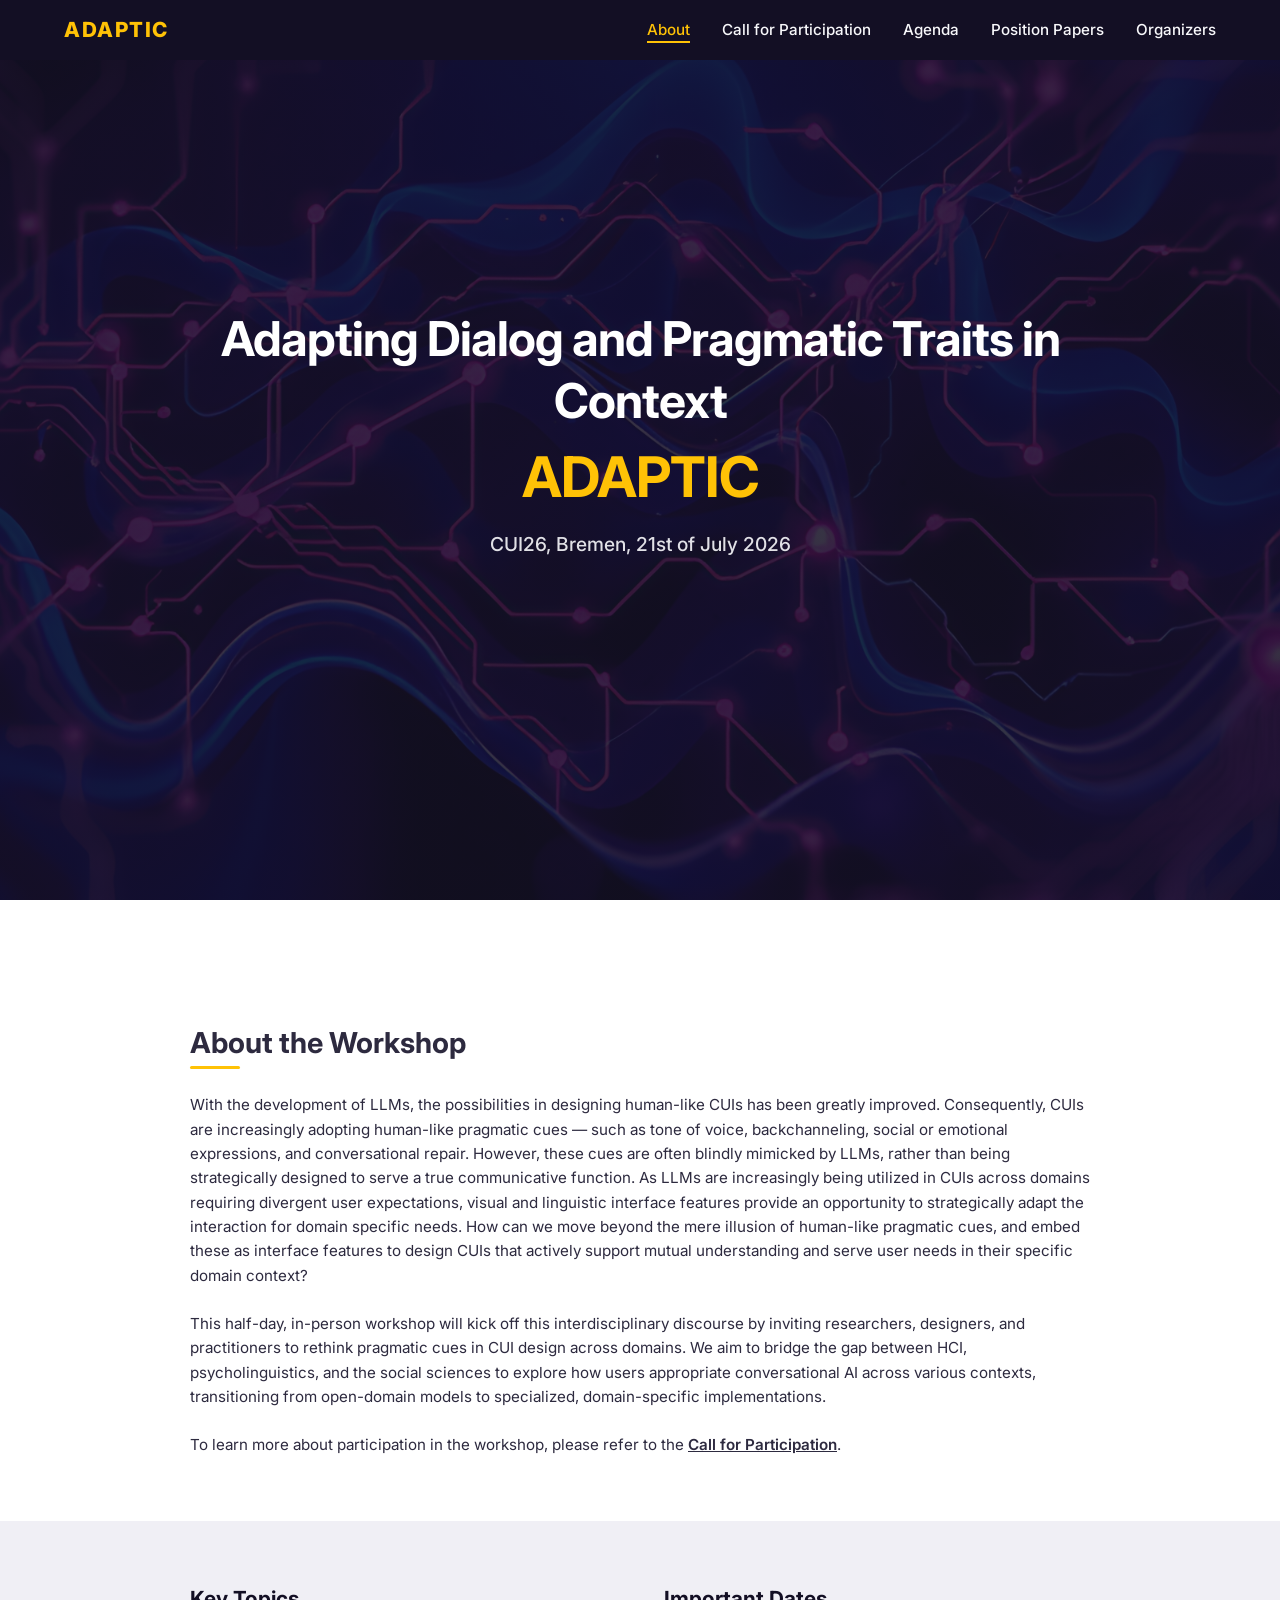
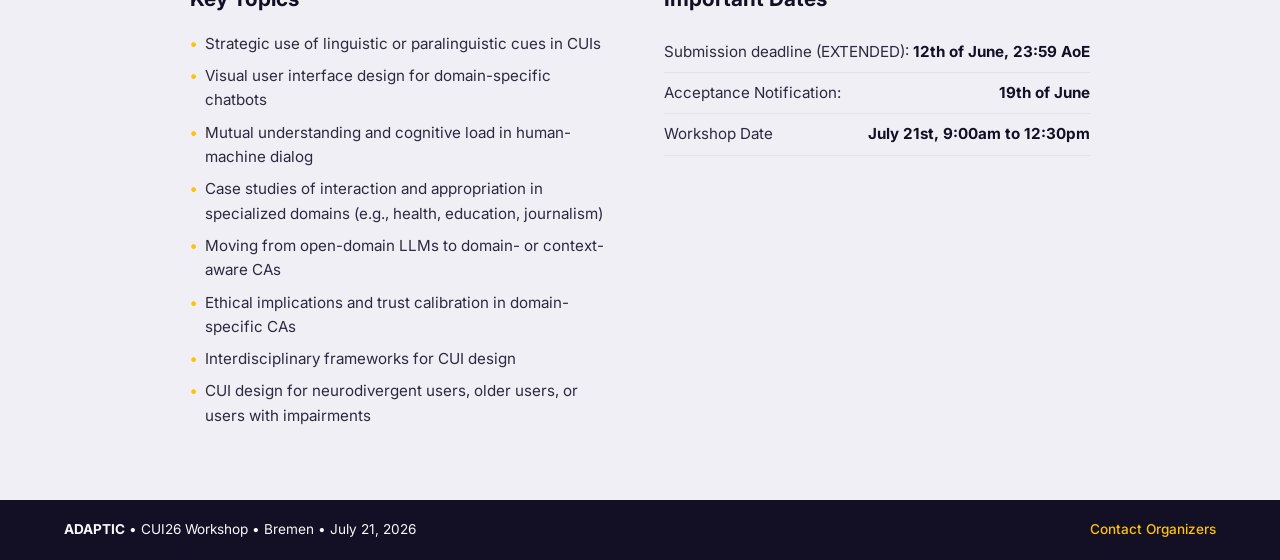
<file: index.html>
<!DOCTYPE html>
<html lang="en">

<head>
    <meta charset="UTF-8">
    <meta name="viewport" content="width=device-width, initial-scale=1.0">
    <title>ADAPTIC Workshop - CUI26</title>
    <meta name="description"
        content="Adapting Dialog and Pragmatic Traits in Context (ADAPTIC) - Workshop at CUI26, Bremen, 21st of July 2026.">
    <link rel="stylesheet" href="assets/css/style.css">
    <style>
        .hero {
            position: relative;
            min-height: 100vh;
            flex-shrink: 0;
            margin-top: 0 !important;
            /* Force override of any cached negative margin */
            display: flex;
            align-items: center;
            justify-content: center;
            text-align: center;
            color: var(--text-light);
            background-image: linear-gradient(rgba(20, 17, 36, 0.85), rgba(20, 17, 36, 0.85)), url('assets/images/hero-bg.jpeg');
            background-size: cover;
            background-position: center;
            background-attachment: fixed;
        }

        .hero-content {
            max-width: 900px;
            padding: 0 20px;
            animation: fadeIn 1.5s ease;
        }

        @keyframes fadeIn {
            from {
                opacity: 0;
                transform: translateY(20px);
            }

            to {
                opacity: 1;
                transform: translateY(0);
            }
        }

        .hero h1 {
            font-size: 3rem;
            margin-bottom: 1rem;
            letter-spacing: -1px;
            color: var(--white);
        }

        .hero h1 .highlight-text {
            color: var(--accent);
            display: block;
            margin-top: 0.5rem;
            font-size: 3.5rem;
        }

        .hero p {
            font-size: 1.2rem;
            font-weight: 500;
            margin-bottom: 2rem;
            opacity: 0.9;
        }

        @media (max-width: 900px) {
            .hero h1 {
                font-size: 2.2rem;
            }

            .hero h1 .highlight-text {
                font-size: 2.8rem;
            }

            .hero p {
                font-size: 1.1rem;
            }
        }
    </style>
</head>

<body>

    <nav class="navbar">
        <div class="nav-container">
            <a href="index.html" class="nav-brand">ADAPTIC</a>
            <button class="mobile-nav-toggle">&#9776;</button>
            <ul class="nav-links">
                <li><a href="index.html" class="active">About</a></li>
                <li><a href="cfp.html">Call for Participation</a></li>
                <li><a href="agenda.html">Agenda</a></li>
                <li><a href="papers.html">Position Papers</a></li>
                <li><a href="organizers.html">Organizers</a></li>
            </ul>
        </div>
    </nav>

    <!-- Section 1: Hero -->
    <header class="hero">
        <div class="hero-content">
            <h1>Adapting Dialog and Pragmatic Traits in Context <span class="highlight-text">ADAPTIC</span></h1>
            <p>CUI26, Bremen, 21st of July 2026</p>
        </div>
    </header>

    <main>
        <!-- Section 2: Description (White) -->
        <section class="section-light">
            <div class="container">
                <h2 class="section-title">About the Workshop</h2>
                <p style="margin-bottom: 1.5rem; text-align: left; max-width: 900px;">
                    With the development of LLMs, the possibilities in designing human-like CUIs has been greatly
                    improved. Consequently, CUIs are increasingly adopting human-like pragmatic cues — such as tone of
                    voice, backchanneling, social or emotional expressions, and conversational repair. However, these
                    cues are often blindly mimicked by LLMs, rather than being strategically designed to serve a true
                    communicative function. As LLMs are increasingly being utilized in CUIs across domains requiring
                    divergent user expectations, visual and linguistic interface features provide an opportunity to
                    strategically adapt the interaction for domain specific needs.
                    How can we move beyond the mere illusion of human-like pragmatic cues, and embed these as interface
                    features to design CUIs that actively support mutual understanding and serve user needs in their
                    specific domain context?
                </p>
                <p style="margin-bottom: 1.5rem; text-align: left; max-width: 900px;">
                    This half-day, in-person workshop will kick off this interdisciplinary discourse by inviting
                    researchers, designers, and practitioners to rethink pragmatic cues in CUI design across domains. We
                    aim to bridge the gap between HCI, psycholinguistics, and the social sciences to explore how users
                    appropriate conversational AI across various contexts, transitioning from open-domain models to
                    specialized, domain-specific implementations.
                </p>
                <p style="text-align: left; max-width: 900px;">
                    To learn more about participation in the workshop, please refer to the
                    <a href="cfp.html" style="text-decoration: underline; font-weight: 600;">Call for Participation</a>.
                </p>
            </div>
        </section>

        <!-- Section 3: Topics & Dates (Muted) -->
        <section class="section-muted">
            <div class="container two-columns">
                <div class="column">
                    <h3 style="color: var(--dark-main); margin-bottom: 1.2rem; font-size: 1.3rem;">Key Topics</h3>
                    <ul class="styled-list">
                        <li>Strategic use of linguistic or paralinguistic cues in CUIs</li>
                        <li>Visual user interface design for domain-specific chatbots</li>
                        <li>Mutual understanding and cognitive load in human-machine dialog</li>
                        <li>Case studies of interaction and appropriation in specialized domains (e.g., health,
                            education, journalism)</li>
                        <li>Moving from open-domain LLMs to domain- or context-aware CAs</li>
                        <li>Ethical implications and trust calibration in domain-specific CAs</li>
                        <li>Interdisciplinary frameworks for CUI design</li>
                        <li>CUI design for neurodivergent users, older users, or users with impairments</li>
                    </ul>
                </div>

                <div class="column">
                    <h3 style="color: var(--dark-main); margin-bottom: 1.2rem; font-size: 1.3rem;">Important Dates</h3>
                    <ul class="date-list">
                        <li><span>Submission deadline (EXTENDED):</span> <strong>12th of June, 23:59 AoE</strong></li>
                        <li><span>Acceptance Notification:</span> <strong>19th of June</strong></li>
                        <li><span>Workshop Date</span> <strong>July 21st, 9:00am to 12:30pm</strong></li>
                    </ul>
                </div>
            </div>
        </section>
    </main>

    <footer class="footer-bar">
        <div class="footer-content">
            <span><strong>ADAPTIC</strong> • CUI26 Workshop • Bremen • July 21, 2026</span>
            <a href="mailto:adaptic@uni-bremen.de" class="footer-link">Contact Organizers</a>
        </div>
    </footer>

    <script src="assets/js/main.js"></script>
</body>

</html>
</file>
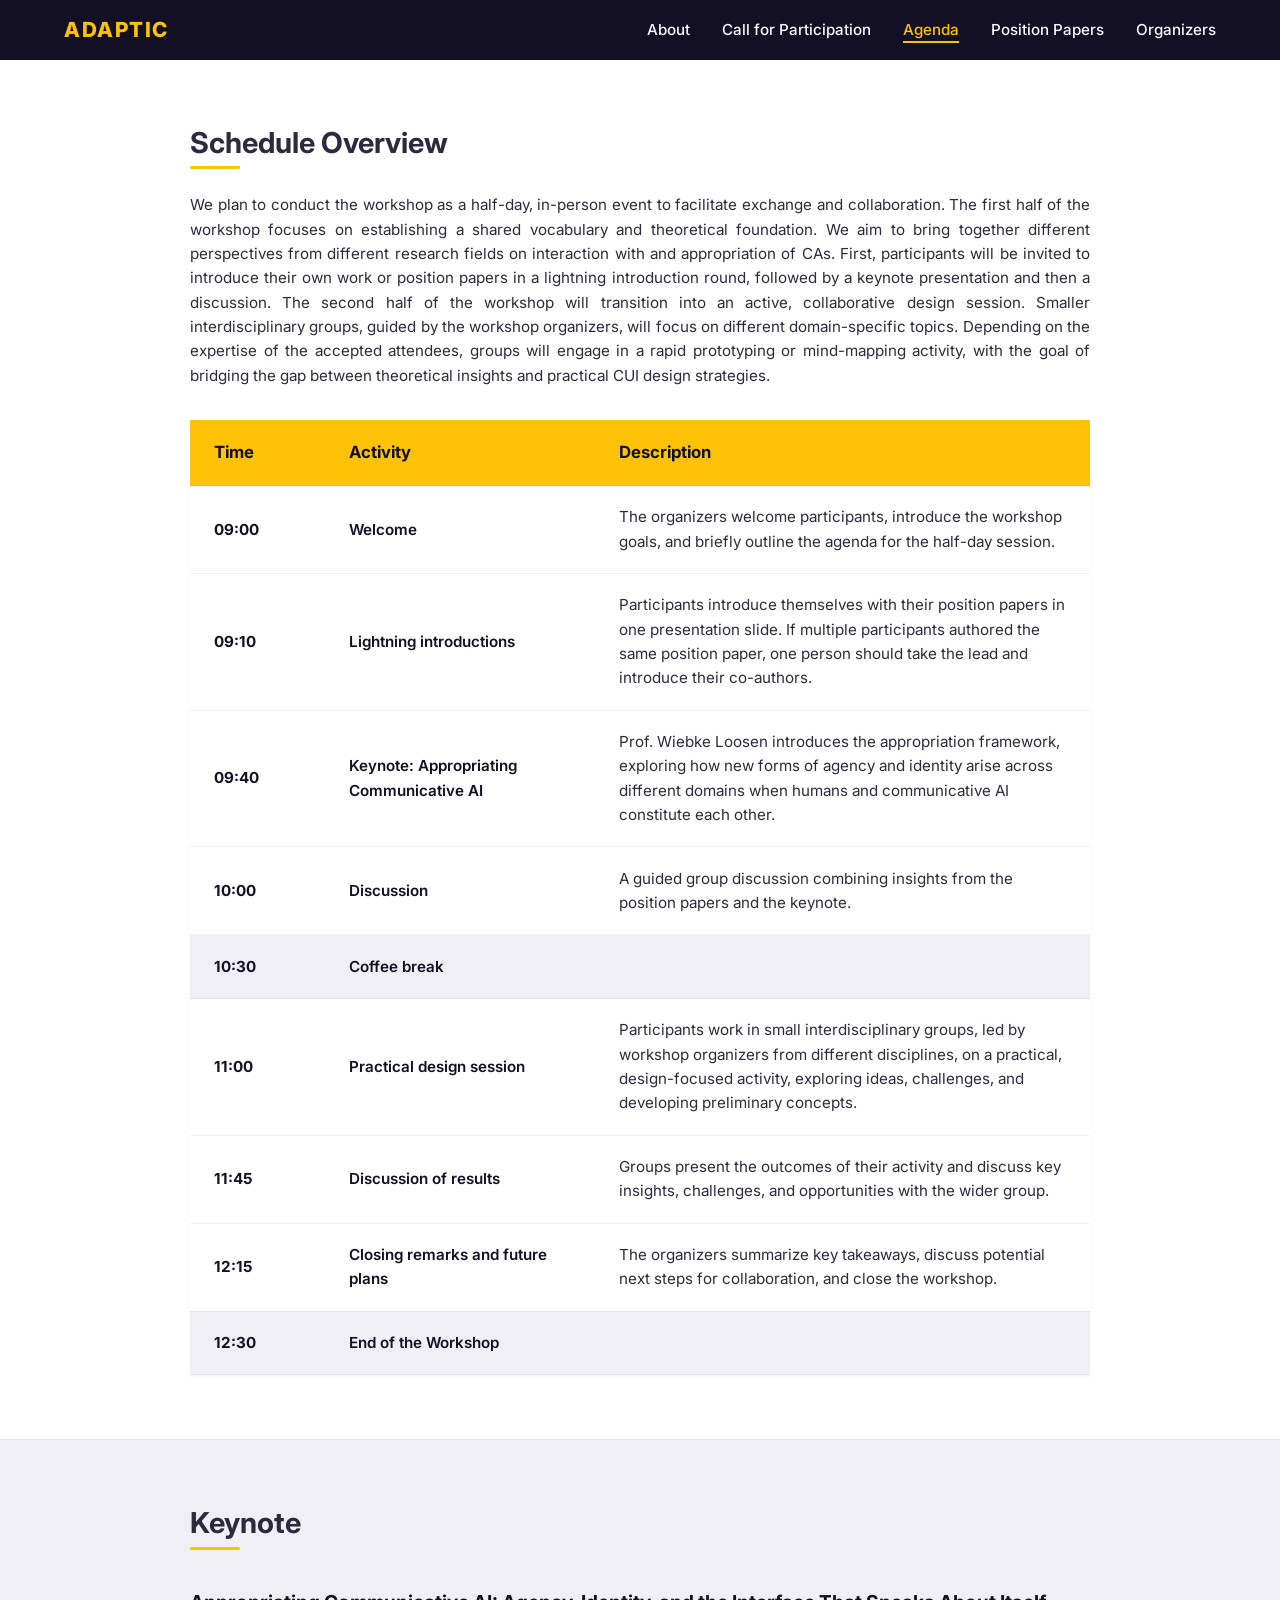
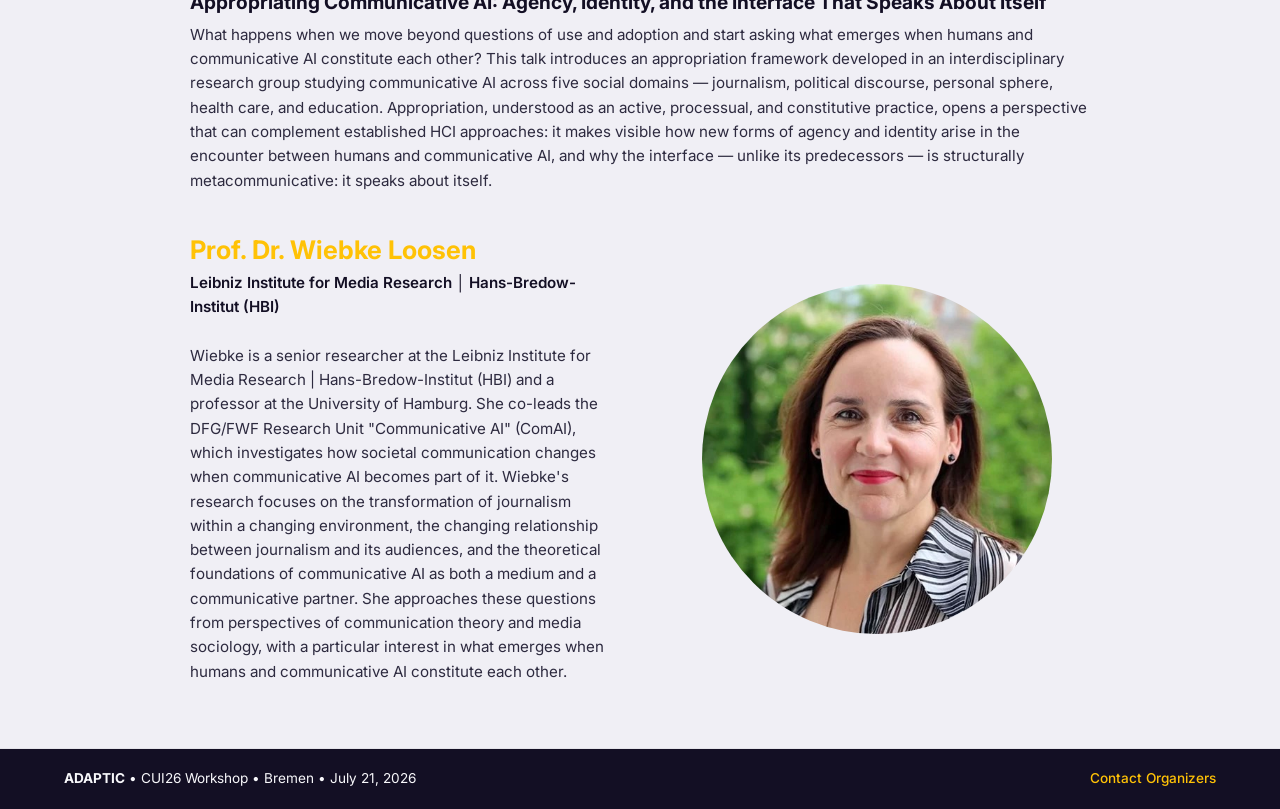
<file: agenda.html>
<!DOCTYPE html>
<html lang="en">

<head>
    <meta charset="UTF-8">
    <meta name="viewport" content="width=device-width, initial-scale=1.0">
    <title>Agenda - ADAPTIC Workshop</title>
    <meta name="description" content="Agenda for the ADAPTIC Workshop at CUI26.">
    <link rel="stylesheet" href="assets/css/style.css">
    <style>
        .agenda-table {
            width: 100%;
            border-collapse: collapse;
            background-color: var(--white);
            margin-top: 2rem;
            box-shadow: 0 1px 3px rgba(0, 0, 0, 0.05);
            /* very subtle, mostly flat */
        }

        .agenda-table th,
        .agenda-table td {
            text-align: left;
            padding: 1.2rem 1.5rem;
            border-bottom: 1px solid rgba(0, 0, 0, 0.05);
        }

        .agenda-table th {
            background-color: var(--accent);
            color: var(--dark-main);
            font-size: 1.05rem;
        }

        .time-col {
            font-weight: 700;
            color: var(--dark-main);
            white-space: nowrap;
            width: 15%;
        }

        .activity-col {
            font-weight: 600;
            color: var(--dark-main);
            width: 30%;
        }

        .desc-col {
            width: 55%;
        }

        .break-row {
            background-color: var(--light-main);
        }
    </style>
</head>

<body>

    <nav class="navbar">
        <div class="nav-container">
            <a href="index.html" class="nav-brand">ADAPTIC</a>
            <button class="mobile-nav-toggle">&#9776;</button>
            <ul class="nav-links">
                <li><a href="index.html">About</a></li>
                <li><a href="cfp.html">Call for Participation</a></li>
                <li><a href="agenda.html" class="active">Agenda</a></li>
                <li><a href="papers.html">Position Papers</a></li>
                <li><a href="organizers.html">Organizers</a></li>
            </ul>
        </div>
    </nav>

    <main>
        <section class="section-light">
            <div class="container">
                <h2 class="section-title">Schedule Overview</h2>
                <p style="margin-bottom: 1.5rem; text-align: justify; max-width: 900px;">
                    We plan to conduct the workshop as a half-day, in-person event to facilitate exchange and
                    collaboration. The first half of the workshop focuses on establishing a shared vocabulary and
                    theoretical foundation. We aim to bring together different perspectives from different research
                    fields on interaction with and appropriation of CAs. First, participants will be invited to
                    introduce their own work or position papers in a lightning introduction round, followed by a keynote
                    presentation and then a discussion. The second half of the workshop will transition into an active,
                    collaborative design session. Smaller interdisciplinary groups, guided by the workshop organizers,
                    will focus on different domain-specific topics. Depending on the expertise of the accepted
                    attendees, groups will engage in a rapid prototyping or mind-mapping activity, with the goal of
                    bridging the gap between theoretical insights and practical CUI design strategies.
                </p>

                <table class="agenda-table">
                    <thead>
                        <tr>
                            <th>Time</th>
                            <th>Activity</th>
                            <th>Description</th>
                        </tr>
                    </thead>
                    <tbody>
                        <tr>
                            <td class="time-col">09:00</td>
                            <td class="activity-col">Welcome</td>
                            <td class="desc-col">The organizers welcome participants, introduce the workshop goals, and
                                briefly outline the agenda for the half-day session.</td>
                        </tr>
                        <tr>
                            <td class="time-col">09:10</td>
                            <td class="activity-col">Lightning introductions</td>
                            <td class="desc-col">Participants introduce themselves with their position papers in one
                                presentation slide. If multiple participants authored the same position paper, one
                                person should take the lead and introduce their co-authors.</td>
                        </tr>
                        <tr>
                            <td class="time-col">09:40</td>
                            <td class="activity-col">Keynote: Appropriating Communicative AI</td>
                            <td class="desc-col">Prof. Wiebke Loosen introduces the appropriation framework, exploring
                                how new forms of agency and identity arise across different domains when humans and
                                communicative AI constitute each other.</td>
                        </tr>
                        <tr>
                            <td class="time-col">10:00</td>
                            <td class="activity-col">Discussion</td>
                            <td class="desc-col">A guided group discussion combining insights from the position papers
                                and the keynote.</td>
                        </tr>
                        <tr class="break-row">
                            <td class="time-col">10:30</td>
                            <td class="activity-col">Coffee break</td>
                            <td class="desc-col"></td>
                        </tr>
                        <tr>
                            <td class="time-col">11:00</td>
                            <td class="activity-col">Practical design session</td>
                            <td class="desc-col">Participants work in small interdisciplinary groups, led by workshop
                                organizers from different disciplines, on a practical, design-focused activity,
                                exploring ideas, challenges, and developing preliminary concepts.</td>
                        </tr>
                        <tr>
                            <td class="time-col">11:45</td>
                            <td class="activity-col">Discussion of results</td>
                            <td class="desc-col">Groups present the outcomes of their activity and discuss key insights,
                                challenges, and opportunities with the wider group.</td>
                        </tr>
                        <tr>
                            <td class="time-col">12:15</td>
                            <td class="activity-col">Closing remarks and future plans</td>
                            <td class="desc-col">The organizers summarize key takeaways, discuss potential next steps
                                for collaboration, and close the workshop.</td>
                        </tr>
                        <tr class="break-row">
                            <td class="time-col">12:30</td>
                            <td class="activity-col">End of the Workshop</td>
                            <td class="desc-col"></td>
                        </tr>
                    </tbody>
                </table>
            </div>
        </section>

        <!-- No highlighting box here as per user request (reduced borders/shadows/cards) -->
        <section class="section-muted"
            style="border-top: 1px solid rgba(0,0,0,0.05); border-bottom: 1px solid rgba(0,0,0,0.05);">
            <div class="container">
                <h2 class="section-title">Keynote</h2>

                <div style="margin-top: 1rem; margin-bottom: 2.5rem;">
                    <h4 style="font-size: 1.2rem; color: var(--dark-main); margin-bottom: 0.5rem;">Appropriating
                        Communicative AI: Agency, Identity, and the Interface That Speaks About Itself</h4>
                    <p style="text-align: left; max-width: 100%;">
                        What happens when we move beyond questions of use and adoption and start asking what emerges
                        when humans and communicative AI constitute each other? This talk introduces an appropriation
                        framework developed in an interdisciplinary research group studying communicative AI across five
                        social domains — journalism, political discourse, personal sphere, health care, and education.
                        Appropriation, understood as an active, processual, and constitutive practice, opens a
                        perspective that can complement established HCI approaches: it makes visible how new forms of
                        agency and identity arise in the encounter between humans and communicative AI, and why the
                        interface — unlike its predecessors — is structurally metacommunicative: it speaks about
                        itself.
                    </p>
                </div>

                <div class="two-columns" style="align-items: center;">
                    <div class="column">
                        <h3 style="color: var(--accent); font-size: 1.6rem; margin-bottom: 0.3rem;">Prof. Dr. Wiebke
                            Loosen</h3>
                        <p style="font-weight: 600; color: var(--dark-main); margin-bottom: 1.5rem;">Leibniz Institute
                            for Media Research │ Hans-Bredow-Institut (HBI)</p>
                        <p style="text-align: left;">
                            Wiebke is a senior researcher at the Leibniz Institute for Media Research |
                            Hans-Bredow-Institut (HBI) and a professor at the University of Hamburg. She co-leads the
                            DFG/FWF Research Unit "Communicative AI" (ComAI), which investigates how societal
                            communication changes when communicative AI becomes part of it. Wiebke's research focuses on
                            the transformation of journalism within a changing environment, the changing relationship
                            between journalism and its audiences, and the theoretical foundations of communicative AI as
                            both a medium and a communicative partner. She approaches these questions from perspectives
                            of communication theory and media sociology, with a particular interest in what emerges when
                            humans and communicative AI constitute each other.
                        </p>
                    </div>
                    <div class="column">
                        <img src="assets/images/loosen.jpg" alt="Wiebke Loosen"
                            style="width: 100%; max-width: 350px; margin: 0 auto; aspect-ratio: 1/1; border-radius: 50%; display: block; object-fit: cover;">
                    </div>
                </div>
            </div>
        </section>
    </main>

    <footer class="footer-bar">
        <div class="footer-content">
            <span><strong>ADAPTIC</strong> • CUI26 Workshop • Bremen • July 21, 2026</span>
            <a href="mailto:adaptic@uni-bremen.de" class="footer-link">Contact Organizers</a>
        </div>
    </footer>

    <script src="assets/js/main.js"></script>
</body>

</html>
</file>
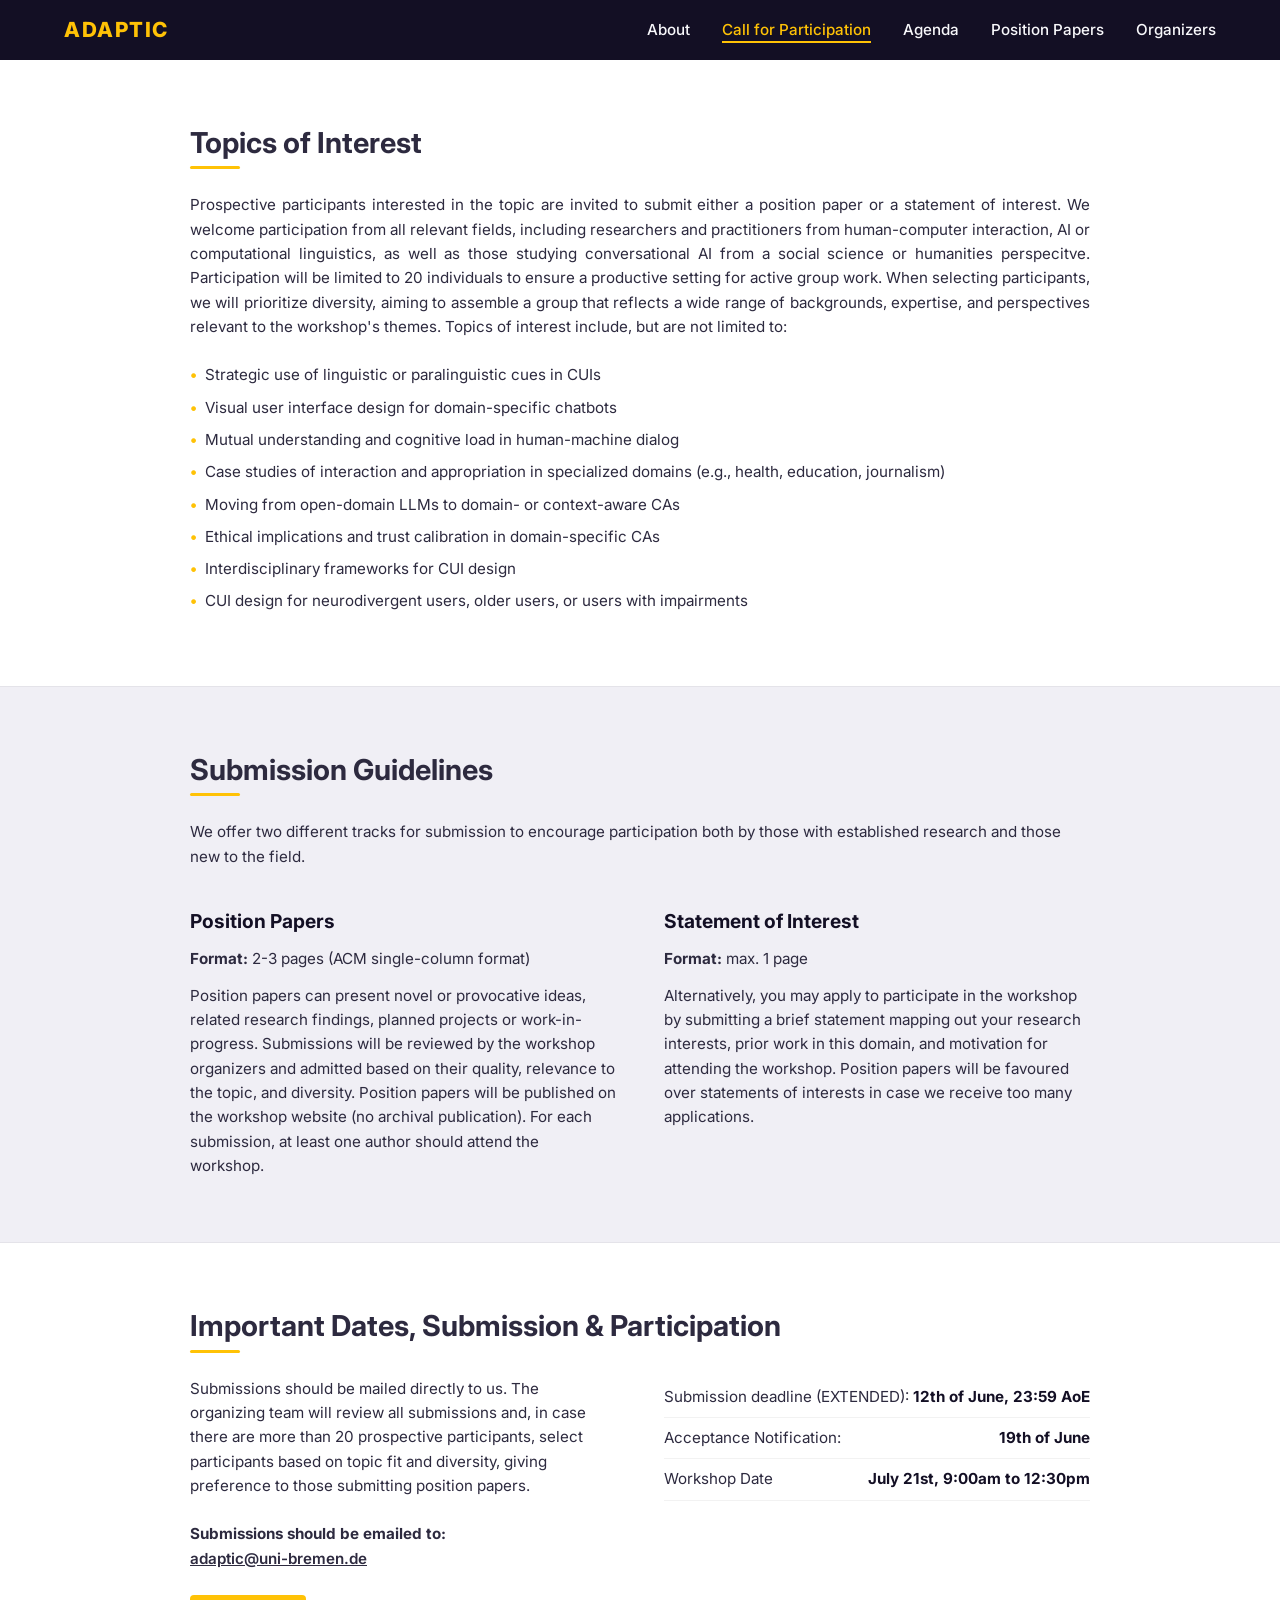
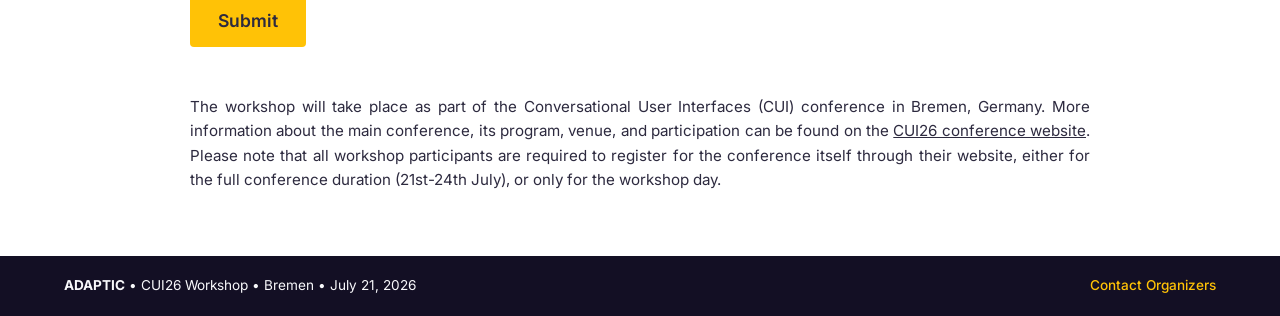
<file: cfp.html>
<!DOCTYPE html>
<html lang="en">

<head>
    <meta charset="UTF-8">
    <meta name="viewport" content="width=device-width, initial-scale=1.0">
    <title>Call for Papers - ADAPTIC Workshop</title>
    <meta name="description" content="Participate in the ADAPTIC Workshop at CUI26.">
    <link rel="stylesheet" href="assets/css/style.css">
</head>

<body>

    <nav class="navbar">
        <div class="nav-container">
            <a href="index.html" class="nav-brand">ADAPTIC</a>
            <button class="mobile-nav-toggle">&#9776;</button>
            <ul class="nav-links">
                <li><a href="index.html">About</a></li>
                <li><a href="cfp.html" class="active">Call for Participation</a></li>
                <li><a href="agenda.html">Agenda</a></li>
                <li><a href="papers.html">Position Papers</a></li>
                <li><a href="organizers.html">Organizers</a></li>
            </ul>
        </div>
    </nav>

    <main>
        <!-- Section: Topics -->
        <section class="section-light">
            <div class="container">
                <h2 class="section-title">Topics of Interest</h2>
                <p style="margin-bottom: 1.5rem; text-align: justify; max-width: 900px;">
                    Prospective participants interested in the topic are invited to submit either a position paper or a
                    statement of interest. We welcome participation from all relevant
                    fields, including researchers and practitioners from human-computer interaction, AI or computational
                    linguistics, as
                    well as those
                    studying conversational AI from a social science or humanities perspecitve. Participation will be
                    limited to 20 individuals
                    to ensure a productive setting for active group work. When selecting participants, we will
                    prioritize diversity, aiming to assemble a group that reflects a wide range of backgrounds,
                    expertise, and perspectives relevant to the workshop's themes. Topics of interest include, but are
                    not limited to:
                </p>

                <ul class="styled-list" style="max-width: 900px;">
                    <li>Strategic use of linguistic or paralinguistic cues in CUIs</li>
                    <li>Visual user interface design for domain-specific chatbots</li>
                    <li>Mutual understanding and cognitive load in human-machine dialog</li>
                    <li>Case studies of interaction and appropriation in specialized domains (e.g., health,
                        education, journalism)</li>
                    <li>Moving from open-domain LLMs to domain- or context-aware CAs</li>
                    <li>Ethical implications and trust calibration in domain-specific CAs</li>
                    <li>Interdisciplinary frameworks for CUI design</li>
                    <li>CUI design for neurodivergent users, older users, or users with impairments</li>
                </ul>
            </div>
        </section>

        <!-- Section: Guidelines -->
        <section class="section-muted"
            style="border-top: 1px solid rgba(0,0,0,0.05); border-bottom: 1px solid rgba(0,0,0,0.05);">
            <div class="container">
                <h2 class="section-title">Submission Guidelines</h2>
                <p style="margin-bottom: 2.5rem; max-width: 900px;">We offer two different tracks for submission to
                    encourage participation both by those with established research and those new to the field.</p>

                <!-- Side by side columns for options -->
                <div class="two-columns">
                    <div class="column">
                        <h3 style="color: var(--dark-main); margin-bottom: 0.8rem; font-size: 1.2rem;">Position Papers
                        </h3>
                        <p style="margin-bottom: 0.8rem;"><strong>Format:</strong> 2-3 pages (ACM single-column format)
                        </p>
                        <p style="text-align: left;">Position papers can present novel or provocative ideas, related
                            research findings, planned projects or work-in-progress. Submissions will be reviewed by the
                            workshop organizers and admitted based on their quality, relevance to the topic, and
                            diversity. Position papers will be published on the workshop website (no archival
                            publication). For each submission, at least one author should attend the workshop.
                        </p>
                    </div>

                    <div class="column">
                        <h3 style="color: var(--dark-main); margin-bottom: 0.8rem; font-size: 1.2rem;">Statement of
                            Interest</h3>
                        <p style="margin-bottom: 0.8rem;"><strong>Format:</strong> max. 1 page</p>
                        <p style="text-align: left;">Alternatively, you may apply to participate in the workshop by
                            submitting a brief statement mapping out your research interests, prior work in this domain,
                            and motivation for attending the workshop. Position papers will be favoured over statements
                            of interests in case we receive too many applications.</p>
                    </div>
                </div>
            </div>
        </section>

        <!-- Section: Dates & Action -->
        <section class="section-light">
            <div class="container">
                <h2 class="section-title">Important Dates, Submission & Participation</h2>
                <div class="two-columns" style="align-items: flex-start;">
                    <div class="column">
                        <p style="text-align: left; margin-bottom: 1.5rem;">
                            Submissions should be mailed directly to us. The organizing team will review all submissions
                            and, in case there are more than 20 prospective participants, select participants based on
                            topic fit and diversity, giving preference to those submitting position papers.
                        </p>
                        <p style="text-align: left; margin-bottom: 1.5rem;">
                            <strong>Submissions should be emailed to:</strong><br><a
                                href="mailto:adaptic@uni-bremen.de?subject=ADAPTIC Submission"
                                style="font-weight: 600; text-decoration: underline;">adaptic@uni-bremen.de</a>
                        </p>
                        <a href="mailto:adaptic@uni-bremen.de?subject=ADAPTIC Submission" class="btn"
                            style="font-size: 1.1rem; padding: 12px 28px;">Submit</a>
                    </div>
                    <div class="column">
                        <ul class="date-list">
                            <li><span>Submission deadline (EXTENDED):</span> <strong>12th of June, 23:59 AoE</strong></li>
                            <li><span>Acceptance Notification:</span> <strong>19th of June</strong></li>
                            <li><span>Workshop Date</span> <strong>July 21st, 9:00am to 12:30pm</strong></li>
                        </ul>
                    </div>
                </div>
                <p style="margin-top: 3rem; text-align: justify; max-width: 900px;">
                    The workshop will take place as part of the Conversational User Interfaces (CUI) conference in
                    Bremen, Germany. More information about the main conference, its program, venue, and
                    participation can be found on the <a href="https://cui.acm.org/2026/" target="_blank"
                        rel="noopener noreferrer" style="text-decoration: underline;">CUI26 conference
                        website</a>. Please note that all workshop
                    participants are required to register for the conference itself through their website,
                    either for the full conference duration (21st-24th July), or only for the workshop day.
                </p>
            </div>
        </section>
    </main>

    <footer class="footer-bar">
        <div class="footer-content">
            <span><strong>ADAPTIC</strong> • CUI26 Workshop • Bremen • July 21, 2026</span>
            <a href="mailto:adaptic@uni-bremen.de" class="footer-link">Contact Organizers</a>
        </div>
    </footer>

    <script src="assets/js/main.js"></script>
</body>

</html>
</file>
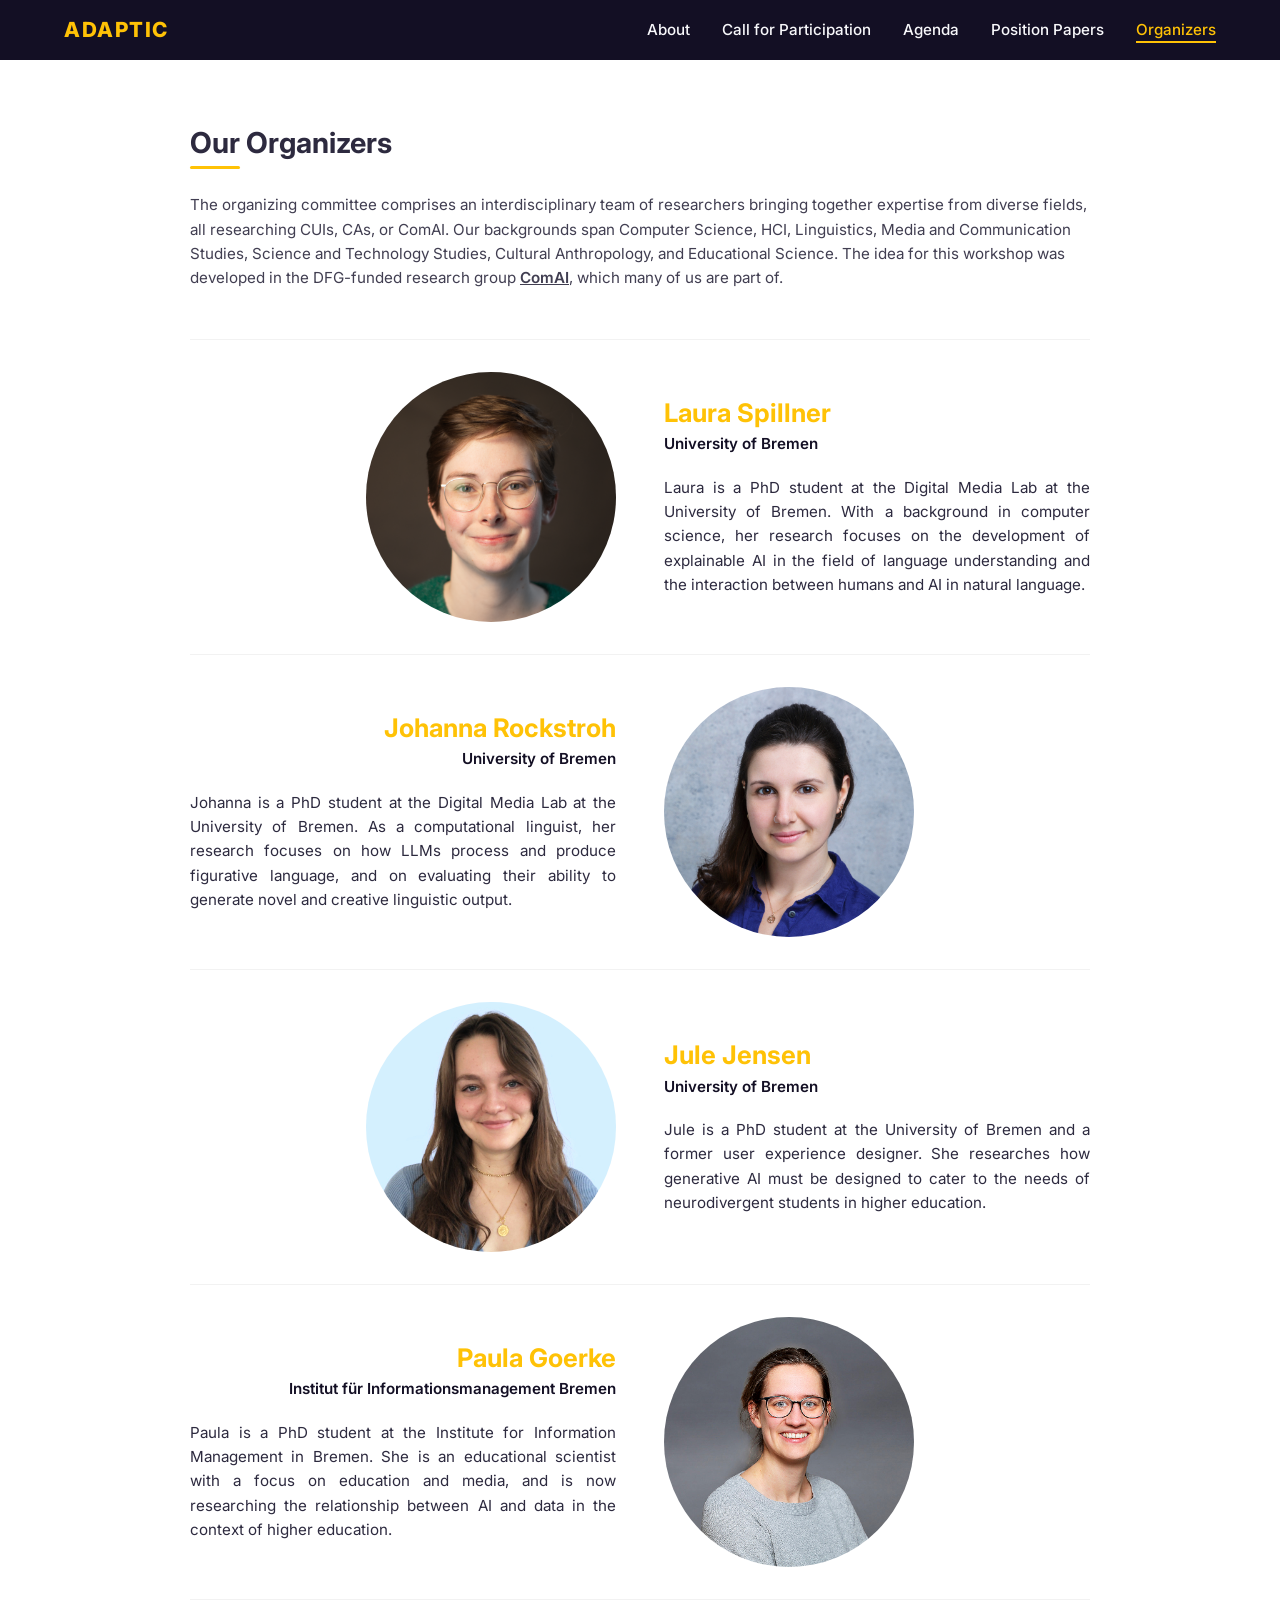
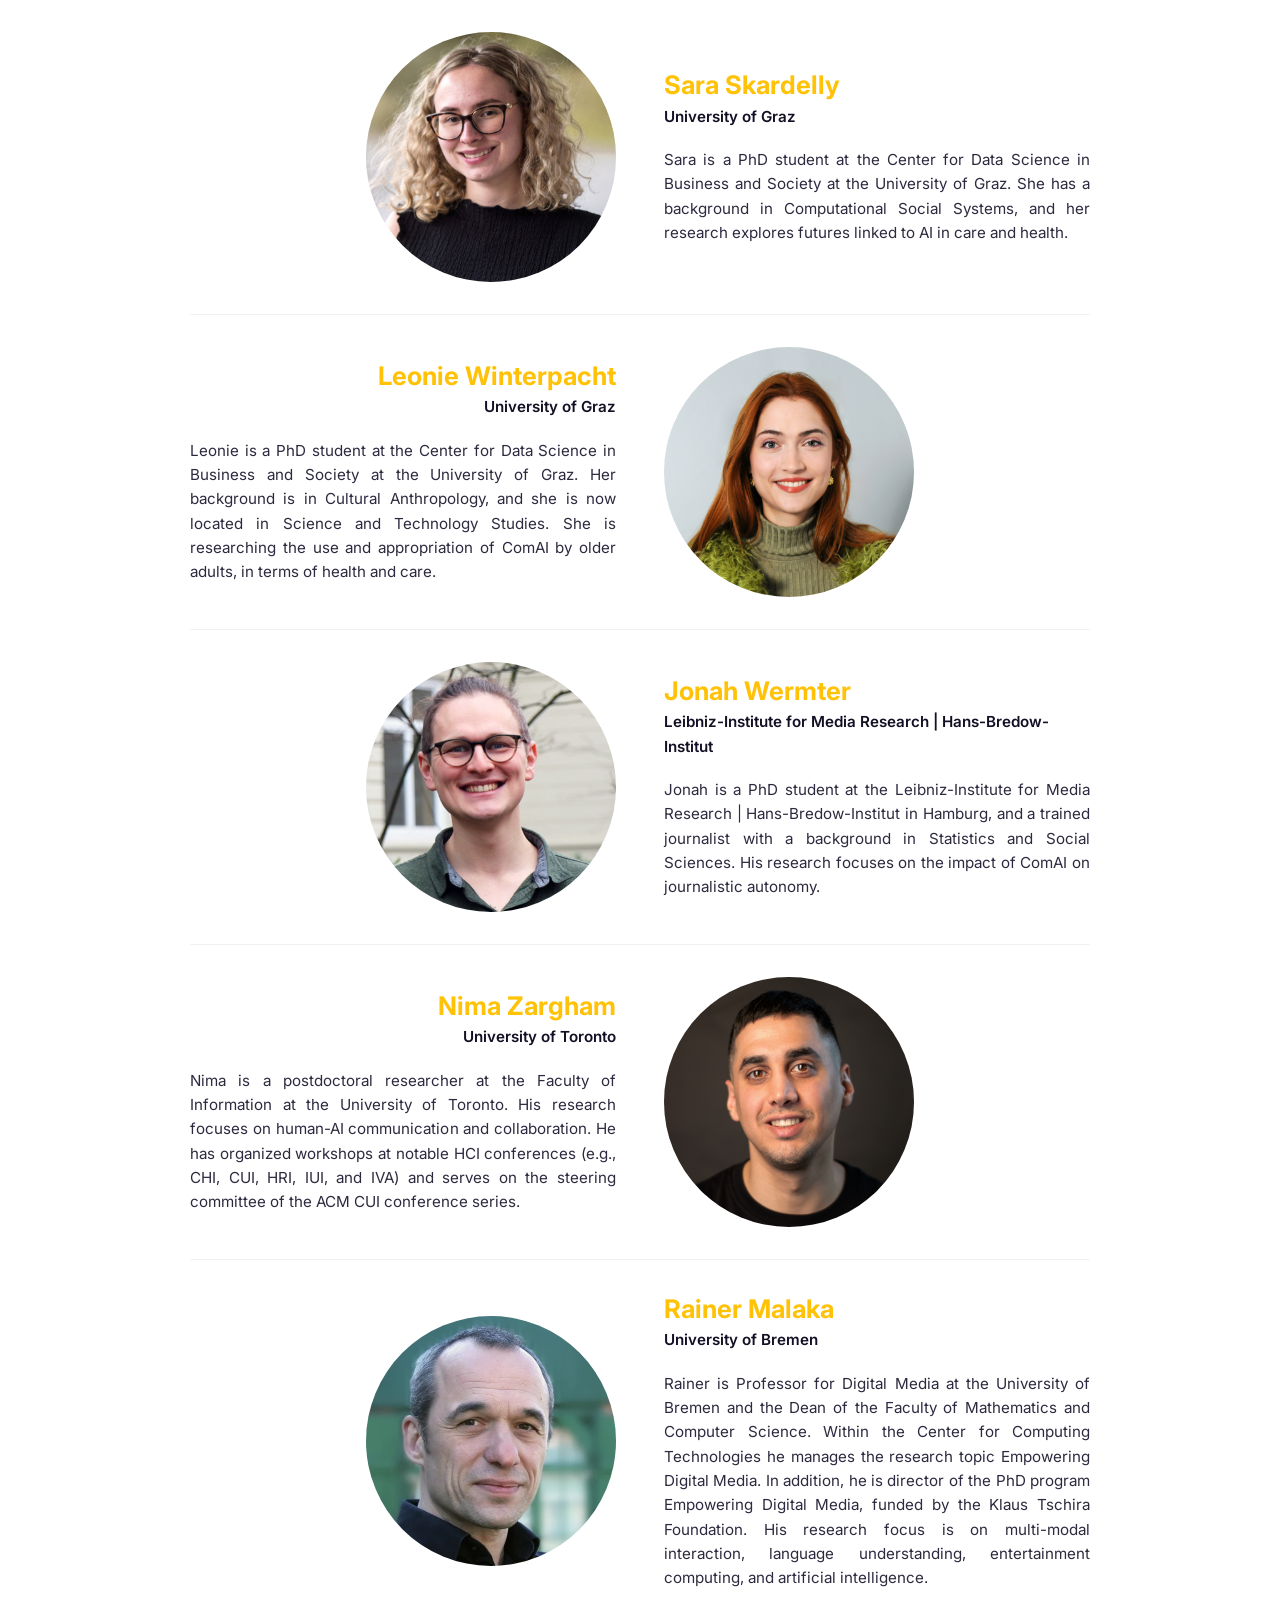
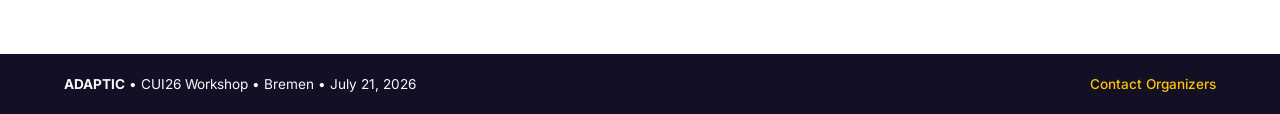
<file: organizers.html>
<!DOCTYPE html>
<html lang="en">

<head>
    <meta charset="UTF-8">
    <meta name="viewport" content="width=device-width, initial-scale=1.0">
    <title>Organizers - ADAPTIC Workshop</title>
    <meta name="description" content="Organizers of the ADAPTIC Workshop at CUI26.">
    <link rel="stylesheet" href="assets/css/style.css">
    <style>
        .organizer-profile {
            width: 100%;
            max-width: 250px;
            aspect-ratio: 1 / 1;
            border-radius: 50%;
            object-fit: cover;
            display: block;
        }

        .organizer-row .column:first-child .organizer-profile {
            margin-left: auto;
            margin-right: 0;
        }

        .organizer-row .column:last-child .organizer-profile {
            margin-left: 0;
            margin-right: auto;
        }

        .organizer-row {
            margin-bottom: 2rem;
            align-items: center;
            /* Vertical centering across the columns */
            border-bottom: 1px solid rgba(0, 0, 0, 0.05);
            padding-bottom: 2rem;
        }

        .organizer-row:first-child {
            border-top: 1px solid rgba(0, 0, 0, 0.05);
            padding-top: 2rem;
        }

        .organizer-row:last-child {
            border-bottom: none;
            margin-bottom: 0;
            padding-bottom: 0;
        }

        .text-right-aligned .organizer-name,
        .text-right-aligned .organizer-affiliation {
            text-align: right;
        }

        .organizer-name {
            color: var(--accent);
            font-size: 1.6rem;
            margin-bottom: 0.2rem;
        }

        .organizer-affiliation {
            font-weight: 600;
            color: var(--dark-main);
            margin-bottom: 1.2rem;
            display: block;
        }

        .organizer-bio {
            text-align: justify;
        }

        /* Responsive image tweaks */
        @media (max-width: 768px) {

            /* Keep images small and centered on mobile */
            .organizer-row .column:first-child .organizer-profile,
            .organizer-row .column:last-child .organizer-profile {
                max-width: 250px;
                margin: 0 auto;
            }

            /* Ensure image always stacks on top of text */
            .organizer-row .column.text-right-aligned {
                order: 2;
            }

            /* Center alignment for names and affiliations on mobile */
            .organizer-name,
            .organizer-affiliation,
            .text-right-aligned .organizer-name,
            .text-right-aligned .organizer-affiliation {
                text-align: center;
            }

            .organizer-row {
                padding-bottom: 1.5rem;
                margin-bottom: 1.5rem;
            }
        }
    </style>
</head>

<body>

    <nav class="navbar">
        <div class="nav-container">
            <a href="index.html" class="nav-brand">ADAPTIC</a>
            <button class="mobile-nav-toggle">&#9776;</button>
            <ul class="nav-links">
                <li><a href="index.html">About</a></li>
                <li><a href="cfp.html">Call for Participation</a></li>
                <li><a href="agenda.html">Agenda</a></li>
                <li><a href="papers.html">Position Papers</a></li>
                <li><a href="organizers.html" class="active">Organizers</a></li>
            </ul>
        </div>
    </nav>

    <main>
        <!-- Single section, white background -->
        <section class="section-light">
            <div class="container">
                <h2 class="section-title">Our Organizers</h2>
                <p style="margin-bottom: 3rem; opacity: 0.9;">The organizing committee comprises an interdisciplinary
                    team of researchers bringing together expertise from diverse fields, all researching CUIs, CAs, or
                    ComAI. Our backgrounds span Computer Science, HCI, Linguistics, Media and Communication Studies,
                    Science and Technology Studies, Cultural Anthropology, and Educational Science. The idea for this
                    workshop was developed in the DFG-funded research group <a href="https://comai.space/"
                        style="text-decoration: underline; font-weight: 600;">ComAI</a>, which many of us are part of.
                </p>

                <div class="organizer-list">

                    <!-- Organizer 1 -->
                    <div class="two-columns organizer-row">
                        <div class="column">
                            <img src="assets/images/spillner.png" alt="Organizer 1" class="organizer-profile">
                        </div>
                        <div class="column">
                            <h3 class="organizer-name">Laura Spillner</h3>
                            <span class="organizer-affiliation">University of Bremen</span>
                            <p class="organizer-bio">Laura is a PhD student at the Digital Media Lab at the University
                                of Bremen. With a background in computer science, her research focuses on the
                                development of explainable AI in the field of language understanding and the interaction
                                between humans and AI in natural language.</p>
                        </div>
                    </div>

                    <!-- Organizer 2 (Reverse: Bio left, Image right) -->
                    <div class="two-columns organizer-row">
                        <div class="column text-right-aligned">
                            <h3 class="organizer-name">Johanna Rockstroh</h3>
                            <span class="organizer-affiliation">University of Bremen</span>
                            <p class="organizer-bio">Johanna is a PhD student at the Digital Media Lab at the University
                                of Bremen. As a computational linguist, her research focuses on how LLMs process and
                                produce figurative language, and on evaluating their ability to generate novel and
                                creative linguistic output.</p>
                        </div>
                        <div class="column">
                            <img src="assets/images/rockstroh.jpg" alt="Organizer 2" class="organizer-profile">
                        </div>
                    </div>

                    <!-- Organizer 3 -->
                    <div class="two-columns organizer-row">
                        <div class="column">
                            <img src="assets/images/jensen.jpg" alt="Organizer 3" class="organizer-profile">
                        </div>
                        <div class="column">
                            <h3 class="organizer-name">Jule Jensen</h3>
                            <span class="organizer-affiliation">University of Bremen</span>
                            <p class="organizer-bio">Jule is a PhD student at the University of Bremen and a former user
                                experience designer. She researches how generative AI must be designed to cater to the
                                needs of neurodivergent students in higher education.</p>
                        </div>
                    </div>

                    <!-- Organizer 4 (Reverse) -->
                    <div class="two-columns organizer-row">
                        <div class="column text-right-aligned">
                            <h3 class="organizer-name">Paula Goerke</h3>
                            <span class="organizer-affiliation">Institut für Informationsmanagement Bremen</span>
                            <p class="organizer-bio">Paula is a PhD student at the Institute for Information Management
                                in Bremen. She is an educational scientist with a focus on education and media, and is
                                now researching the relationship between AI and data in the context of higher education.
                            </p>
                        </div>
                        <div class="column">
                            <img src="assets/images/goerke.jpg" alt="Organizer 4" class="organizer-profile">
                        </div>
                    </div>

                    <!-- Organizer 5 -->
                    <div class="two-columns organizer-row">
                        <div class="column">
                            <img src="assets/images/skardelly.jpg" alt="Organizer 5" class="organizer-profile">
                        </div>
                        <div class="column">
                            <h3 class="organizer-name">Sara Skardelly</h3>
                            <span class="organizer-affiliation">University of Graz</span>
                            <p class="organizer-bio">Sara is a PhD student at the Center for Data Science in Business
                                and Society at the University of Graz. She has a background in Computational Social
                                Systems, and her research explores futures linked to AI in care and health.</p>
                        </div>
                    </div>

                    <!-- Organizer 6 (Reverse) -->
                    <div class="two-columns organizer-row">
                        <div class="column text-right-aligned">
                            <h3 class="organizer-name">Leonie Winterpacht</h3>
                            <span class="organizer-affiliation">University of Graz</span>
                            <p class="organizer-bio">Leonie is a PhD student at the Center for Data Science in Business
                                and Society at the University of Graz. Her background is in Cultural Anthropology, and
                                she is now located in Science and Technology Studies. She is researching the use and
                                appropriation of ComAI by older adults, in terms of health and care.</p>
                        </div>
                        <div class="column">
                            <img src="assets/images/winterpacht.jpg" alt="Organizer 6" class="organizer-profile">
                        </div>
                    </div>

                    <!-- Organizer 7 -->
                    <div class="two-columns organizer-row">
                        <div class="column">
                            <img src="assets/images/wermter.jpg" alt="Organizer 7" class="organizer-profile">
                        </div>
                        <div class="column">
                            <h3 class="organizer-name">Jonah Wermter</h3>
                            <span class="organizer-affiliation">Leibniz-Institute for Media Research |
                                Hans-Bredow-Institut</span>
                            <p class="organizer-bio">Jonah is a PhD student at the Leibniz-Institute for Media Research
                                | Hans-Bredow-Institut in Hamburg, and a trained journalist with a background in
                                Statistics and Social Sciences. His research focuses on the impact of ComAI on
                                journalistic autonomy.</p>
                        </div>
                    </div>

                    <!-- Organizer 8 (Reverse) -->
                    <div class="two-columns organizer-row">
                        <div class="column text-right-aligned">
                            <h3 class="organizer-name">Nima Zargham</h3>
                            <span class="organizer-affiliation">University of Toronto</span>
                            <p class="organizer-bio">Nima is a postdoctoral researcher at the Faculty of Information at
                                the University of Toronto. His research focuses on human-AI communication and
                                collaboration. He has organized workshops at notable HCI conferences (e.g., CHI, CUI,
                                HRI, IUI, and IVA) and serves on the steering committee of the ACM CUI conference
                                series.</p>
                        </div>
                        <div class="column">
                            <img src="assets/images/Nima.jpg" alt="Organizer 8" class="organizer-profile">
                        </div>
                    </div>

                    <!-- Organizer 9 -->
                    <div class="two-columns organizer-row">
                        <div class="column">
                            <img src="assets/images/malaka.jpg" alt="Organizer 9" class="organizer-profile">
                        </div>
                        <div class="column">
                            <h3 class="organizer-name">Rainer Malaka</h3>
                            <span class="organizer-affiliation">University of Bremen</span>
                            <p class="organizer-bio">Rainer is Professor for Digital Media at the University of Bremen
                                and
                                the Dean of the Faculty of Mathematics and Computer Science. Within the Center for
                                Computing Technologies he manages the research topic Empowering Digital Media. In
                                addition, he is director of the PhD program Empowering Digital Media, funded by the
                                Klaus Tschira Foundation. His research focus is on multi-modal interaction, language
                                understanding, entertainment computing, and artificial intelligence.</p>
                        </div>
                    </div>

                </div>
            </div>
        </section>
    </main>

    <footer class="footer-bar">
        <div class="footer-content">
            <span><strong>ADAPTIC</strong> • CUI26 Workshop • Bremen • July 21, 2026</span>
            <a href="mailto:adaptic@uni-bremen.de" class="footer-link">Contact Organizers</a>
        </div>
    </footer>

    <script src="assets/js/main.js"></script>
</body>

</html>
</file>
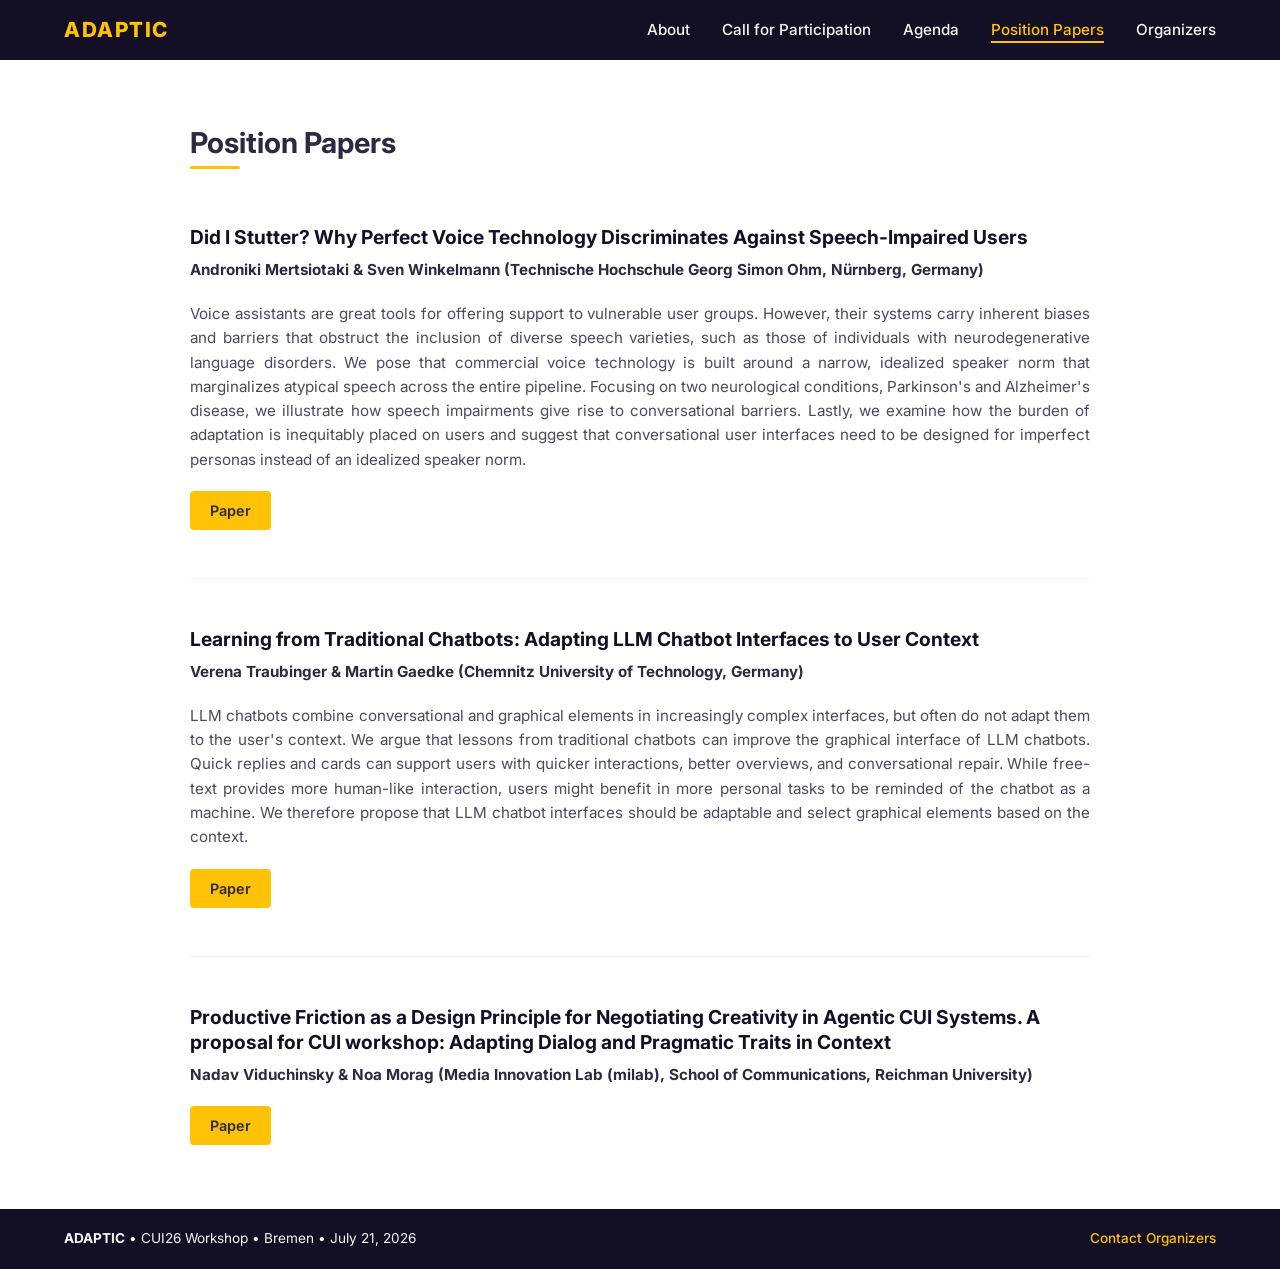
<file: papers.html>
<!DOCTYPE html>
<html lang="en">

<head>
    <meta charset="UTF-8">
    <meta name="viewport" content="width=device-width, initial-scale=1.0">
    <title>Position Papers - ADAPTIC Workshop</title>
    <meta name="description" content="Position papers submitted to the ADAPTIC Workshop at CUI26.">
    <link rel="stylesheet" href="assets/css/style.css">
    <style>
        .papers-list {
            margin-top: 2rem;
        }

        .paper-item {
            margin-bottom: 3rem;
            padding-bottom: 3rem;
            border-bottom: 1px solid rgba(0, 0, 0, 0.05);
        }

        .paper-item:last-child {
            border-bottom: none;
            margin-bottom: 0;
            padding-bottom: 0;
        }

        .paper-title {
            font-size: 1.2rem;
            color: var(--dark-main);
            margin-bottom: 0.5rem;
            font-weight: 700;
        }

        .paper-authors {
            font-weight: 700;
            color: var(--text-dark);
            margin-bottom: 1.2rem;
            font-size: 0.95rem;
        }

        .paper-link-container {
            margin-top: 1.2rem;
        }

        /* Subtle button tweak to align with the design theme */
        .btn-paper {
            display: inline-block;
            background-color: var(--accent);
            color: var(--text-dark);
            padding: 8px 20px;
            font-weight: 600;
            font-size: 0.9rem;
            border-radius: 4px;
            text-align: center;
            transition: transform 0.2s ease, background-color 0.2s ease;
            border: none;
            cursor: pointer;
        }

        .btn-paper:hover {
            background-color: #ffd659;
            transform: translateY(-1px);
        }
    </style>
</head>

<body>

    <nav class="navbar">
        <div class="nav-container">
            <a href="index.html" class="nav-brand">ADAPTIC</a>
            <button class="mobile-nav-toggle">&#9776;</button>
            <ul class="nav-links">
                <li><a href="index.html">About</a></li>
                <li><a href="cfp.html">Call for Participation</a></li>
                <li><a href="agenda.html">Agenda</a></li>
                <li><a href="papers.html" class="active">Position Papers</a></li>
                <li><a href="organizers.html">Organizers</a></li>
            </ul>
        </div>
    </nav>

    <main>
        <section class="section-light">
            <div class="container">
                <h2 class="section-title">Position Papers</h2>

                <div class="papers-list">
                    <!-- Paper 1 -->
                    <div class="paper-item">
                        <h3 class="paper-title">Did I Stutter? Why Perfect Voice Technology Discriminates Against Speech-Impaired Users</h3>
                        <p class="paper-authors">Androniki Mertsiotaki & Sven Winkelmann (Technische Hochschule Georg Simon Ohm, Nürnberg, Germany)</p>
                        <p style="text-align: justify; max-width: 900px; opacity: 0.85;">
                            Voice assistants are great tools for offering support to vulnerable user groups. However, their systems carry inherent biases and barriers that obstruct the inclusion of diverse speech varieties, such as those of individuals with neurodegenerative language disorders. We pose that commercial voice technology is built around a narrow, idealized speaker norm that marginalizes atypical speech across the entire pipeline. Focusing on two neurological conditions, Parkinson's and Alzheimer's disease, we illustrate how speech impairments give rise to conversational barriers. Lastly, we examine how the burden of adaptation is inequitably placed on users and suggest that conversational user interfaces need to be designed for imperfect personas instead of an idealized speaker norm.
                        </p>
                        <div class="paper-link-container">
                            <a href="https://drive.google.com/file/d/14n_MHBleK3eE7ZQ32Qw355WbiAYpwCDN/view?usp=share_link" class="btn-paper" target="_blank" rel="noopener noreferrer">Paper</a>
                        </div>
                    </div>

                    <!-- Paper 2 -->
                    <div class="paper-item">
                        <h3 class="paper-title">Learning from Traditional Chatbots: Adapting LLM Chatbot Interfaces to User Context</h3>
                        <p class="paper-authors">Verena Traubinger & Martin Gaedke (Chemnitz University of Technology, Germany)</p>
                        <p style="text-align: justify; max-width: 900px; opacity: 0.85;">
                            LLM chatbots combine conversational and graphical elements in increasingly complex interfaces, but often do not adapt them to the user's context. We argue that lessons from traditional chatbots can improve the graphical interface of LLM chatbots. Quick replies and cards can support users with quicker interactions, better overviews, and conversational repair. While free-text provides more human-like interaction, users might benefit in more personal tasks to be reminded of the chatbot as a machine. We therefore propose that LLM chatbot interfaces should be adaptable and select graphical elements based on the context.
                        </p>
                        <div class="paper-link-container">
                            <a href="https://drive.google.com/file/d/1itKXA7oWzZ8MmiR_-rjPomm-iGEcNLXM/view?usp=share_link" class="btn-paper" target="_blank" rel="noopener noreferrer">Paper</a>
                        </div>
                    </div>

                    <!-- Paper 3 -->
                    <div class="paper-item">
                        <h3 class="paper-title">Productive Friction as a Design Principle for Negotiating Creativity in Agentic CUI Systems. A proposal for CUI workshop: Adapting Dialog and Pragmatic Traits in Context</h3>
                        <p class="paper-authors">Nadav Viduchinsky & Noa Morag (Media Innovation Lab (milab), School of Communications, Reichman University)</p>
                        <div class="paper-link-container">
                            <a href="https://drive.google.com/file/d/1HAE2oij5Kz7mfPm-2XWwVVj9lvxR9NTW/view?usp=share_link" class="btn-paper" target="_blank" rel="noopener noreferrer">Paper</a>
                        </div>
                    </div>
                </div>
            </div>
        </section>
    </main>

    <footer class="footer-bar">
        <div class="footer-content">
            <span><strong>ADAPTIC</strong> • CUI26 Workshop • Bremen • July 21, 2026</span>
            <a href="mailto:adaptic@uni-bremen.de" class="footer-link">Contact Organizers</a>
        </div>
    </footer>

    <script src="assets/js/main.js"></script>
</body>

</html>
</file>
<file: assets/css/style.css>
@import url('https://fonts.googleapis.com/css2?family=Inter:wght@400;500;600;700;800&display=swap');

:root {
  --dark-main: #130F24;
  /*141124*/
  --light-main: #f0eff5;
  --white: #ffffff;
  --accent: #FFC206;
  /*63D7F3;*/
  /*ffc82c;*/

  --text-dark: #2d2a3f;
  --text-light: #f8f8fb;
  --nav-bg: #130F24;
  --nav-height: 60px;
}

* {
  margin: 0;
  padding: 0;
  box-sizing: border-box;
}

body {
  font-family: 'Inter', -apple-system, BlinkMacSystemFont, 'Segoe UI', Roboto, sans-serif;
  line-height: 1.6;
  font-size: 0.95rem;
  /* Overall font size decreased */
  color: var(--text-dark);
  background-color: var(--dark-main);
  min-height: 100vh;
  display: flex;
  flex-direction: column;
}

h1,
h2,
h3,
h4,
h5,
h6 {
  font-weight: 700;
  line-height: 1.3;
  color: inherit;
  margin-bottom: 0.5rem;
}

a {
  text-decoration: none;
  color: inherit;
  transition: color 0.3s ease;
}

ul {
  list-style-position: inside;
}

.btn {
  display: inline-block;
  background-color: var(--accent);
  color: var(--text-dark);
  padding: 10px 24px;
  font-weight: 600;
  font-size: 0.95rem;
  border-radius: 4px;
  text-align: center;
  transition: transform 0.2s ease, background-color 0.2s ease;
  border: none;
  cursor: pointer;
}

.btn:hover {
  background-color: #ffd659;
}

main {
  flex-grow: 1;
  padding-top: var(--nav-height);
  background-color: var(--white);
}

.container {
  width: 90%;
  max-width: 900px;
  margin: 0 auto;
  padding: 4rem 0;
}

.section-light {
  background-color: var(--white);
  color: var(--text-dark);
}

.section-muted {
  background-color: var(--light-main);
  color: var(--text-dark);
}

.section-title {
  font-size: 1.8rem;
  margin-bottom: 2rem;
  position: relative;
  display: inline-block;
}

.section-title::after {
  content: '';
  position: absolute;
  left: 0;
  bottom: -8px;
  height: 3px;
  width: 50px;
  background-color: var(--accent);
  border-radius: 2px;
}

.navbar {
  position: fixed;
  top: 0;
  left: 0;
  width: 100%;
  height: var(--nav-height);
  background-color: var(--nav-bg);
  color: var(--text-light);
  display: flex;
  justify-content: center;
  z-index: 1000;
}

.nav-container {
  width: 90%;
  max-width: none;
  display: flex;
  justify-content: space-between;
  align-items: center;
  height: 100%;
}

.nav-brand {
  font-size: 1.3rem;
  font-weight: 800;
  color: var(--accent);
  letter-spacing: 1.5px;
  text-transform: uppercase;
}

.nav-links {
  display: flex;
  list-style: none;
  gap: 2rem;
}

.nav-links a {
  font-weight: 500;
  font-size: 0.95rem;
  position: relative;
}

.nav-links a::after {
  content: '';
  position: absolute;
  width: 0;
  height: 2px;
  bottom: -4px;
  left: 0;
  background-color: var(--accent);
  transition: width 0.3s ease;
}

.nav-links a:hover::after,
.nav-links a.active::after {
  width: 100%;
}

.nav-links a:hover,
.nav-links a.active {
  color: var(--accent);
}

.mobile-nav-toggle {
  display: none;
  font-size: 1.5rem;
  cursor: pointer;
  background: none;
  border: none;
  color: var(--text-light);
}

.footer-bar {
  background-color: var(--dark-main);
  color: var(--text-light);
  height: var(--nav-height);
  display: flex;
  justify-content: center;
  align-items: center;
  margin-top: auto;
}

.footer-content {
  width: 90%;
  max-width: none;
  display: flex;
  justify-content: space-between;
  align-items: center;
  font-size: 0.85rem;
}

.footer-content a {
  color: var(--accent);
  font-weight: 500;
}

.footer-content a:hover {
  text-decoration: underline;
}

.two-columns {
  display: grid;
  grid-template-columns: 1fr 1fr;
  gap: 3rem;
}

.styled-list {
  list-style: none;
}

.styled-list li {
  position: relative;
  padding-left: 15px;
  margin-bottom: 8px;
}

.styled-list li::before {
  content: '•';
  color: var(--accent);
  position: absolute;
  left: 0;
  font-weight: bold;
}

.date-list {
  list-style: none;
}

.date-list li {
  display: flex;
  justify-content: space-between;
  border-bottom: 1px solid rgba(0, 0, 0, 0.05);
  padding: 8px 0;
}

.date-list li strong {
  color: var(--dark-main);
}

.highlight-text {
  color: var(--accent);
}

@media (max-width: 768px) {
  .mobile-nav-toggle {
    display: block;
  }

  .nav-links {
    position: fixed;
    top: var(--nav-height);
    left: -100%;
    width: 100%;
    height: calc(100vh - var(--nav-height));
    background-color: var(--dark-main);
    flex-direction: column;
    align-items: center;
    justify-content: center;
    gap: 3rem;
    transition: left 0.4s ease;
  }

  .nav-links.active {
    left: 0;
  }

  .two-columns {
    grid-template-columns: 1fr;
    gap: 2rem;
  }

  .footer-content {
    flex-direction: column;
    justify-content: center;
    gap: 0.5rem;
  }

  .footer-bar {
    height: auto;
    padding: 1rem 0;
  }
}
</file>
